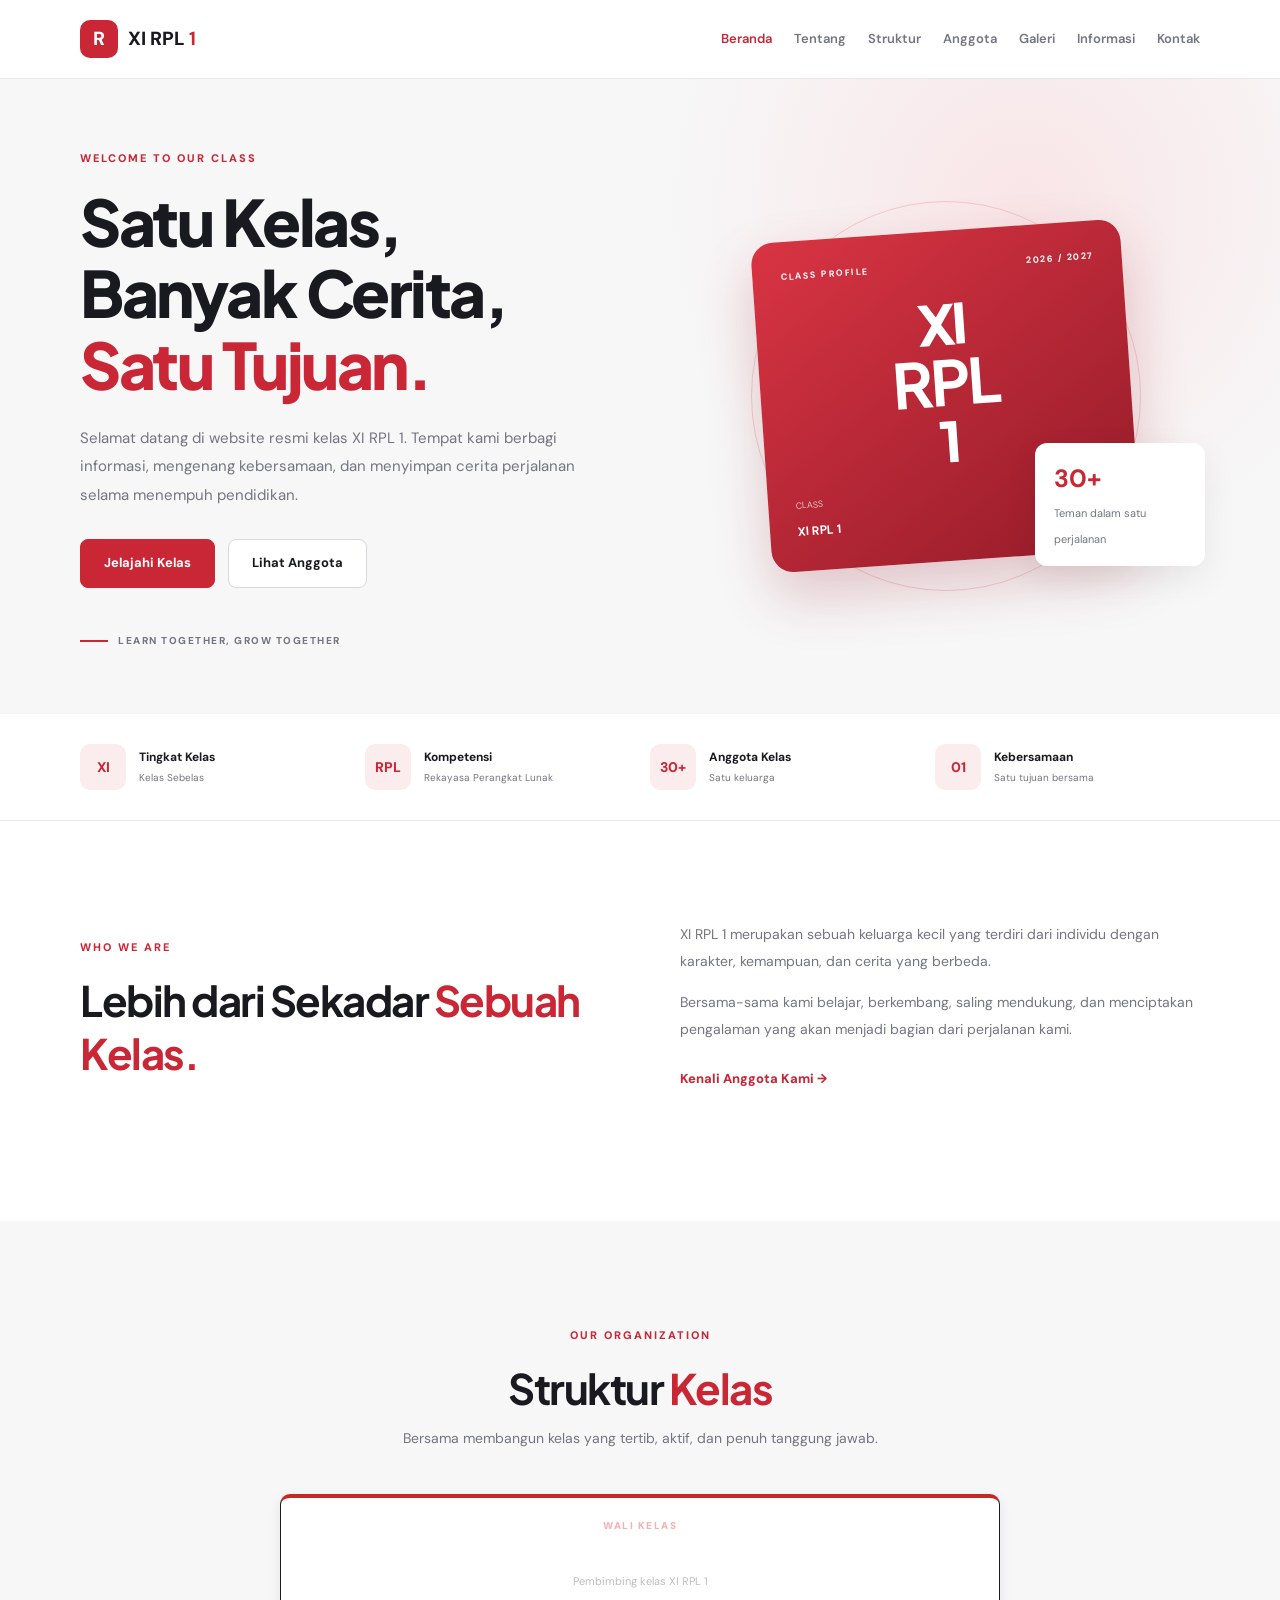
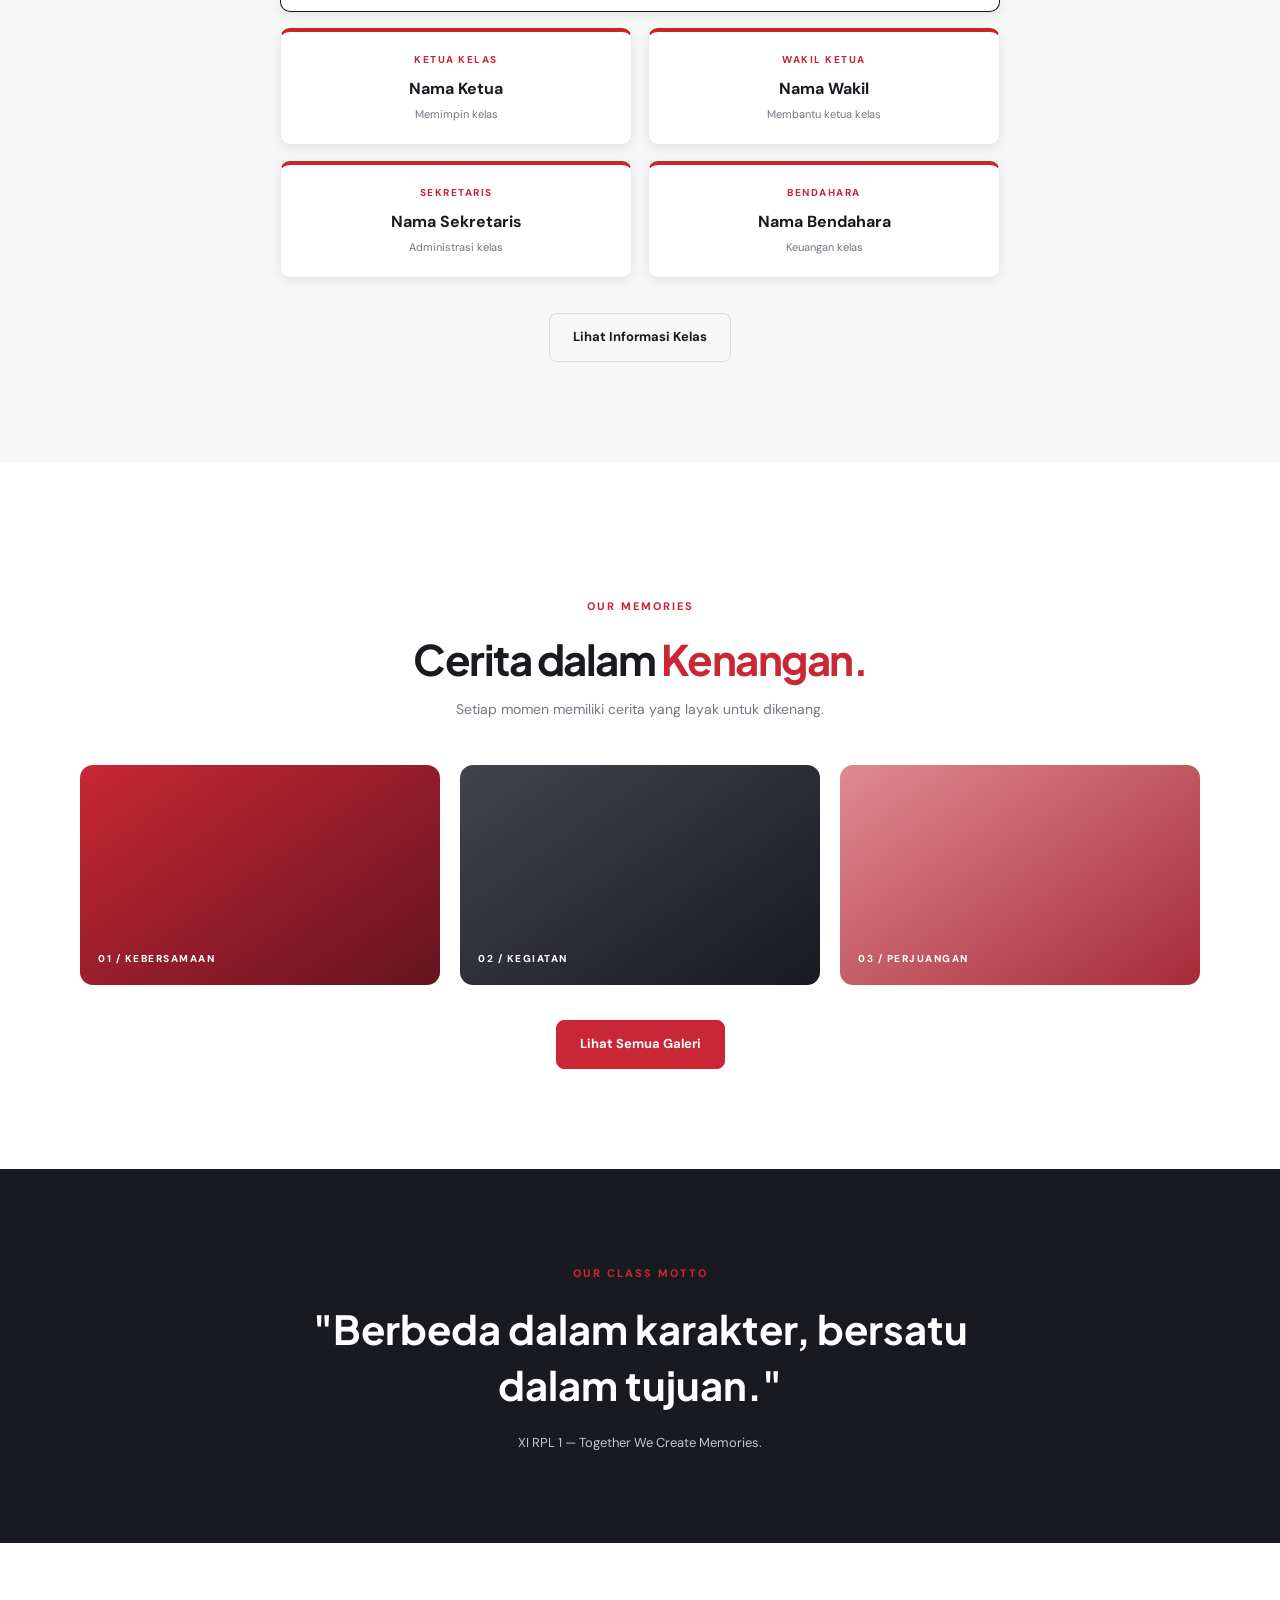
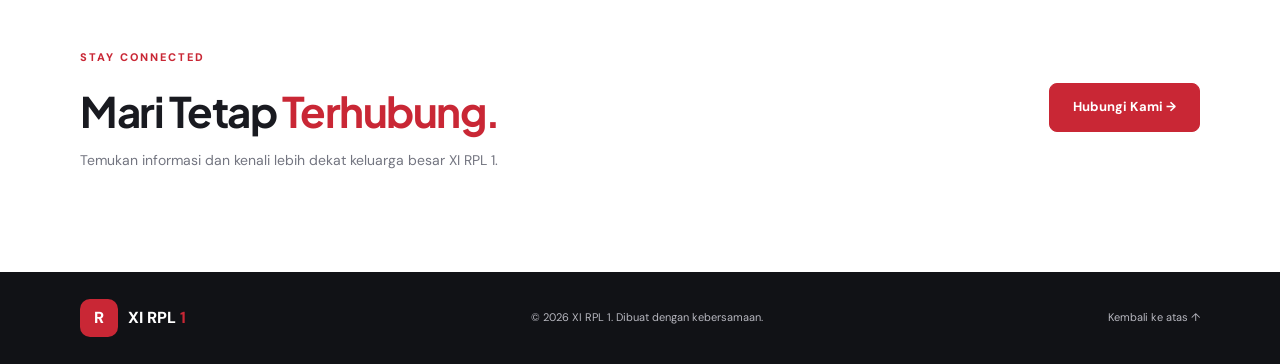
<file: index.html>
<!DOCTYPE html>
<html lang="id">
<head>
    <meta charset="UTF-8">
    <meta name="viewport" content="width=device-width, initial-scale=1.0">
    <title>XI RPL 1 | Website Kelas</title>
    <link rel="stylesheet" href="CSS/Style111.css">
</head>
<body>

    <header class="header">
        <div class="container navbar">
            <a href="index.html" class="logo">
                <span class="logo-icon">R</span>
                <span>XI RPL <b>1</b></span>
            </a>

            <nav class="navigation">
                <a href="#beranda" class="active">Beranda</a>
                <a href="#tentang">Tentang</a>
                <a href="#struktur">Struktur</a>
                <a href="anggota.html">Anggota</a>
                <a href="galeri.html">Galeri</a>
                <a href="informasi.html">Informasi</a>
                <a href="kontak.html">Kontak</a>
            </nav>
        </div>
    </header>

    <main>

        <section class="hero" id="beranda">
            <div class="container hero-content">

                <div class="hero-text">
                    <span class="eyebrow">
                        WELCOME TO OUR CLASS
                    </span>

                    <h1>
                        Satu Kelas,<br>
                        Banyak Cerita,<br>
                        <span>Satu Tujuan.</span>
                    </h1>

                    <p>
                        Selamat datang di website resmi kelas XI RPL 1.
                        Tempat kami berbagi informasi, mengenang
                        kebersamaan, dan menyimpan cerita perjalanan
                        selama menempuh pendidikan.
                    </p>

                    <div class="hero-buttons">
                        <a href="#tentang" class="btn-primary">
                            Jelajahi Kelas
                        </a>

                        <a href="anggota.html" class="btn-outline">
                            Lihat Anggota
                        </a>
                    </div>

                    <div class="hero-caption">
                        <span></span>
                        LEARN TOGETHER, GROW TOGETHER
                    </div>
                </div>

                <div class="hero-visual">
                    <div class="visual-card">
                        <div class="visual-top">
                            <span>CLASS PROFILE</span>
                            <span>2026 / 2027</span>
                        </div>

                        <div class="class-symbol">
                            XI
                            <strong>RPL</strong>
                            1
                        </div>

                        <div class="visual-bottom">
                            <div>
                                <small>CLASS</small>
                                <strong>XI RPL 1</strong>
                            </div>
                            <div>
                                <small>OUR SPIRIT</small>
                                <strong>One Family</strong>
                            </div>
                        </div>
                    </div>

                    <div class="floating-note">
                        <strong>30+</strong>
                        <span>Teman dalam satu perjalanan</span>
                    </div>

                    <div class="decor decor-one"></div>
                    <div class="decor decor-two"></div>
                </div>

            </div>
        </section>

        <section class="quick-info">
            <div class="container info-grid">

                <div class="info-item">
                    <span class="info-number">XI</span>
                    <div>
                        <strong>Tingkat Kelas</strong>
                        <small>Kelas Sebelas</small>
                    </div>
                </div>

                <div class="info-item">
                    <span class="info-number">RPL</span>
                    <div>
                        <strong>Kompetensi</strong>
                        <small>Rekayasa Perangkat Lunak</small>
                    </div>
                </div>

                <div class="info-item">
                    <span class="info-number">30+</span>
                    <div>
                        <strong>Anggota Kelas</strong>
                        <small>Satu keluarga</small>
                    </div>
                </div>

                <div class="info-item">
                    <span class="info-number">01</span>
                    <div>
                        <strong>Kebersamaan</strong>
                        <small>Satu tujuan bersama</small>
                    </div>
                </div>

            </div>
        </section>

        <section class="about section" id="tentang">
            <div class="container about-grid">

                <div class="section-heading">
                    <span class="eyebrow">WHO WE ARE</span>
                    <h2>
                        Lebih dari Sekadar
                        <span>Sebuah Kelas.</span>
                    </h2>
                </div>

                <div class="about-description">
                    <p>
                        XI RPL 1 merupakan sebuah keluarga kecil
                        yang terdiri dari individu dengan karakter,
                        kemampuan, dan cerita yang berbeda.
                    </p>

                    <p>
                        Bersama-sama kami belajar, berkembang,
                        saling mendukung, dan menciptakan pengalaman
                        yang akan menjadi bagian dari perjalanan kami.
                    </p>

                    <a href="anggota.html" class="text-link">
                        Kenali Anggota Kami →
                    </a>
                </div>

            </div>
        </section>

        <section class="structure section" id="struktur">
            <div class="container">

                <div class="section-title">
                    <span class="eyebrow">OUR ORGANIZATION</span>
                    <h2>Struktur <span>Kelas</span></h2>
                    <p>
                        Bersama membangun kelas yang tertib,
                        aktif, dan penuh tanggung jawab.
                    </p>
                </div>

                <div class="structure-list">

                    <div class="structure-card main-card">
                        <span class="position">WALI KELAS</span>
                        <strong>Nama Wali Kelas</strong>
                        <small>Pembimbing kelas XI RPL 1</small>
                    </div>

                    <div class="structure-row">
                        <div class="structure-card">
                            <span class="position">KETUA KELAS</span>
                            <strong>Nama Ketua</strong>
                            <small>Memimpin kelas</small>
                        </div>

                        <div class="structure-card">
                            <span class="position">WAKIL KETUA</span>
                            <strong>Nama Wakil</strong>
                            <small>Membantu ketua kelas</small>
                        </div>
                    </div>

                    <div class="structure-row">
                        <div class="structure-card">
                            <span class="position">SEKRETARIS</span>
                            <strong>Nama Sekretaris</strong>
                            <small>Administrasi kelas</small>
                        </div>

                        <div class="structure-card">
                            <span class="position">BENDAHARA</span>
                            <strong>Nama Bendahara</strong>
                            <small>Keuangan kelas</small>
                        </div>
                    </div>

                </div>

                <div class="center-button">
                    <a href="informasi.html" class="btn-outline dark">
                        Lihat Informasi Kelas
                    </a>
                </div>

            </div>
        </section>

        <section class="gallery-preview section" id="galeri">
            <div class="container">

                <div class="section-title">
                    <span class="eyebrow">OUR MEMORIES</span>
                    <h2>Cerita dalam <span>Kenangan.</span></h2>
                    <p>
                        Setiap momen memiliki cerita
                        yang layak untuk dikenang.
                    </p>
                </div>

                <div class="gallery-grid">
                    <div class="gallery-box gallery-one">
                        <span>01 / KEBERSAMAAN</span>
                    </div>

                    <div class="gallery-box gallery-two">
                        <span>02 / KEGIATAN</span>
                    </div>

                    <div class="gallery-box gallery-three">
                        <span>03 / PERJUANGAN</span>
                    </div>
                </div>

                <div class="center-button">
                    <a href="galeri.html" class="btn-primary">
                        Lihat Semua Galeri
                    </a>
                </div>

            </div>
        </section>

        <section class="quote-section">
            <div class="container quote-content">
                <span class="eyebrow">OUR CLASS MOTTO</span>
                <h2>
                    "Berbeda dalam karakter,
                    bersatu dalam tujuan."
                </h2>
                <p>XI RPL 1 — Together We Create Memories.</p>
            </div>
        </section>

        <section class="contact-preview section" id="kontak">
            <div class="container contact-content">
                <div>
                    <span class="eyebrow">STAY CONNECTED</span>
                    <h2>Mari Tetap <span>Terhubung.</span></h2>
                    <p>
                        Temukan informasi dan kenali lebih dekat
                        keluarga besar XI RPL 1.
                    </p>
                </div>

                <a href="kontak.html" class="btn-primary">
                    Hubungi Kami →
                </a>
            </div>
        </section>

    </main>

    <footer class="footer">
        <div class="container footer-content">
            <a href="index.html" class="logo footer-logo">
                <span class="logo-icon">R</span>
                <span>XI RPL <b>1</b></span>
            </a>

            <p>
                © 2026 XI RPL 1. Dibuat dengan kebersamaan.
            </p>

            <a href="#beranda" class="back-top">Kembali ke atas ↑</a>
        </div>
    </footer>

</body>
</html>
</file>
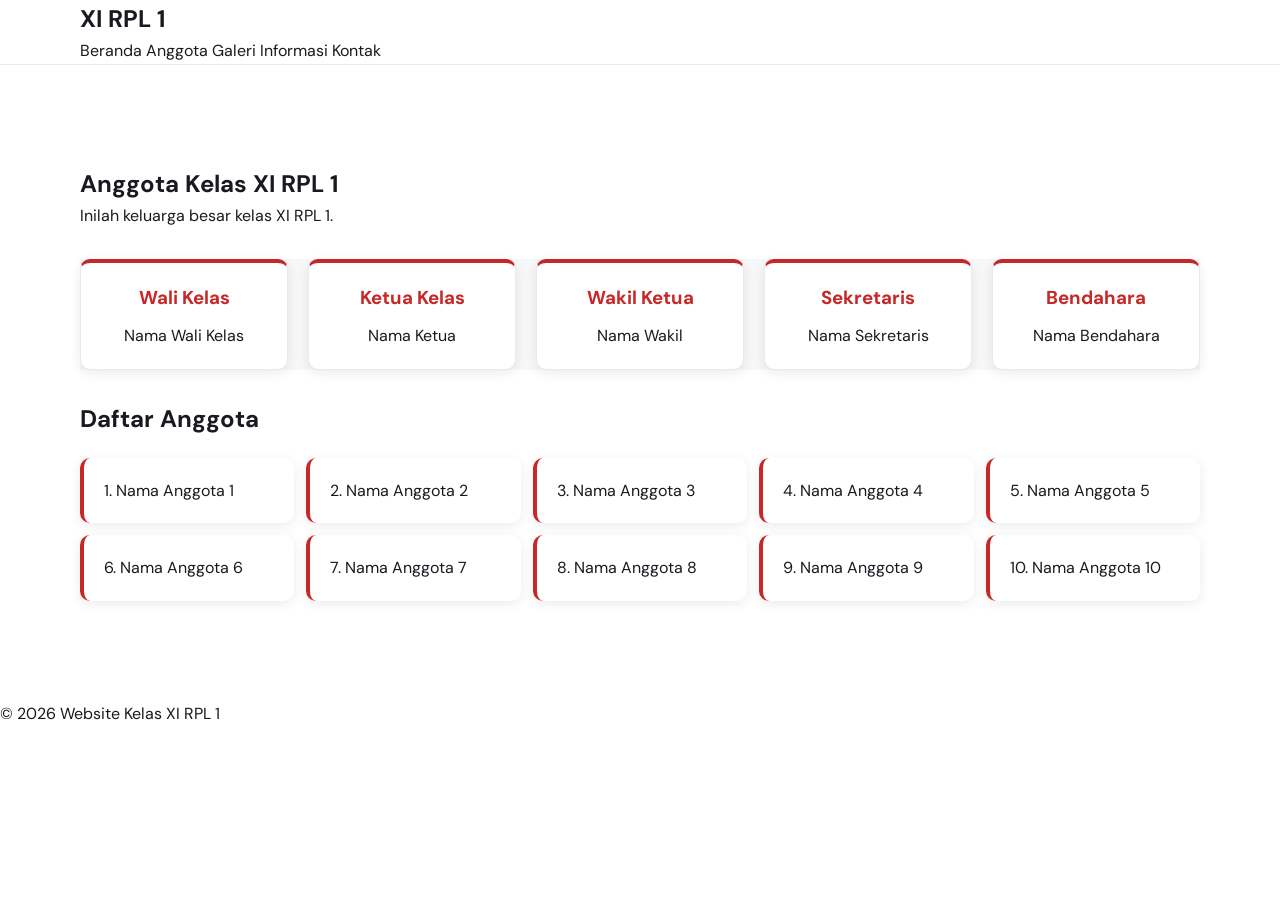
<file: anggota.html>
<!DOCTYPE html>
<html lang="id">
<head>
    <meta charset="UTF-8">
    <meta name="viewport" content="width=device-width, initial-scale=1.0">
    <title>Anggota Kelas XI RPL 1</title>
    <link rel="stylesheet" href="CSS/Style111.css">
</head>
<body>

    <header class="header">
        <div class="container">
            <h2>XI RPL 1</h2>
            <nav>
                <a href="index.html">Beranda</a>
                <a href="anggota.html">Anggota</a>
                <a href="galeri.html">Galeri</a>
                <a href="informasi.html">Informasi</a>
                <a href="kontak.html">Kontak</a>
            </nav>
        </div>
    </header>

    <section class="section">
        <div class="container">
            <h1>Anggota Kelas XI RPL 1</h1>
            <p>Inilah keluarga besar kelas XI RPL 1.</p>

            <div class="structure">
                <div class="structure-card">
                    <h3>Wali Kelas</h3>
                    <p>Nama Wali Kelas</p>
                </div>

                <div class="structure-card">
                    <h3>Ketua Kelas</h3>
                    <p>Nama Ketua</p>
                </div>

                <div class="structure-card">
                    <h3>Wakil Ketua</h3>
                    <p>Nama Wakil</p>
                </div>

                <div class="structure-card">
                    <h3>Sekretaris</h3>
                    <p>Nama Sekretaris</p>
                </div>

                <div class="structure-card">
                    <h3>Bendahara</h3>
                    <p>Nama Bendahara</p>
                </div>
            </div>

            <h2>Daftar Anggota</h2>

            <div class="member-list">
                <div class="member-card">1. Nama Anggota 1</div>
                <div class="member-card">2. Nama Anggota 2</div>
                <div class="member-card">3. Nama Anggota 3</div>
                <div class="member-card">4. Nama Anggota 4</div>
                <div class="member-card">5. Nama Anggota 5</div>
                <div class="member-card">6. Nama Anggota 6</div>
                <div class="member-card">7. Nama Anggota 7</div>
                <div class="member-card">8. Nama Anggota 8</div>
                <div class="member-card">9. Nama Anggota 9</div>
                <div class="member-card">10. Nama Anggota 10</div>
            </div>
        </div>
    </section>

    <footer>
        <p>© 2026 Website Kelas XI RPL 1</p>
    </footer>

</body>
</html>
</file>
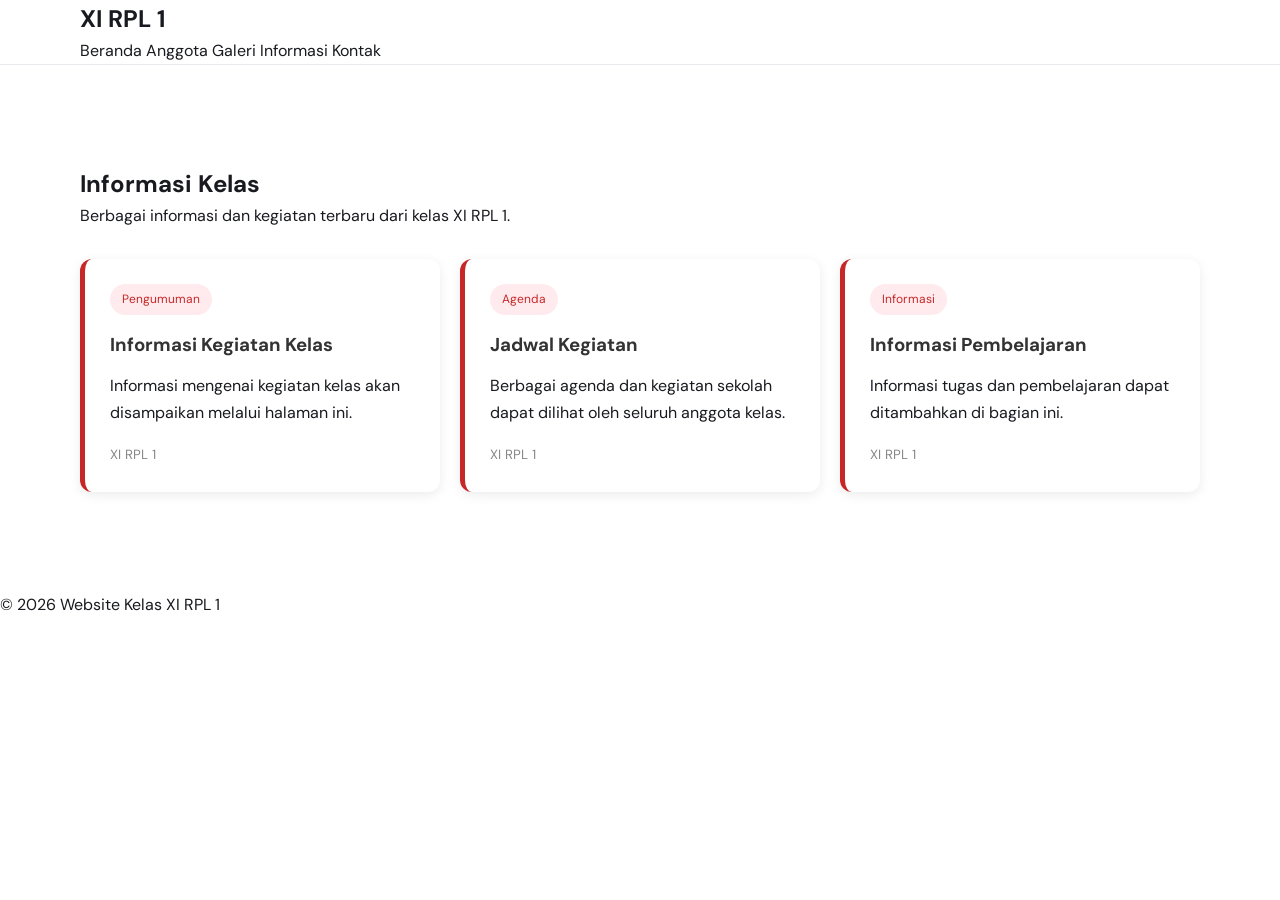
<file: informasi.html>
<!DOCTYPE html>
<html lang="id">
<head>
    <meta charset="UTF-8">
    <meta name="viewport" content="width=device-width, initial-scale=1.0">
    <title>Informasi XI RPL 1</title>
    <link rel="stylesheet" href="CSS/Style111.css">
</head>
<body>

    <header class="header">
        <div class="container">
            <h2>XI RPL 1</h2>
            <nav>
                <a href="index.html">Beranda</a>
                <a href="anggota.html">Anggota</a>
                <a href="galeri.html">Galeri</a>
                <a href="informasi.html">Informasi</a>
                <a href="kontak.html">Kontak</a>
            </nav>
        </div>
    </header>

    <section class="section">
        <div class="container">
            <h1>Informasi Kelas</h1>
            <p>
                Berbagai informasi dan kegiatan
                terbaru dari kelas XI RPL 1.
            </p>

            <div class="information-list">

                <div class="information-card">
                    <span class="info-label">Pengumuman</span>
                    <h3>Informasi Kegiatan Kelas</h3>
                    <p>
                        Informasi mengenai kegiatan
                        kelas akan disampaikan melalui
                        halaman ini.
                    </p>
                    <small>XI RPL 1</small>
                </div>

                <div class="information-card">
                    <span class="info-label">Agenda</span>
                    <h3>Jadwal Kegiatan</h3>
                    <p>
                        Berbagai agenda dan kegiatan
                        sekolah dapat dilihat oleh
                        seluruh anggota kelas.
                    </p>
                    <small>XI RPL 1</small>
                </div>

                <div class="information-card">
                    <span class="info-label">Informasi</span>
                    <h3>Informasi Pembelajaran</h3>
                    <p>
                        Informasi tugas dan pembelajaran
                        dapat ditambahkan di bagian ini.
                    </p>
                    <small>XI RPL 1</small>
                </div>

            </div>
        </div>
    </section>

    <footer>
        <p>© 2026 Website Kelas XI RPL 1</p>
    </footer>

</body>
</html>
</file>
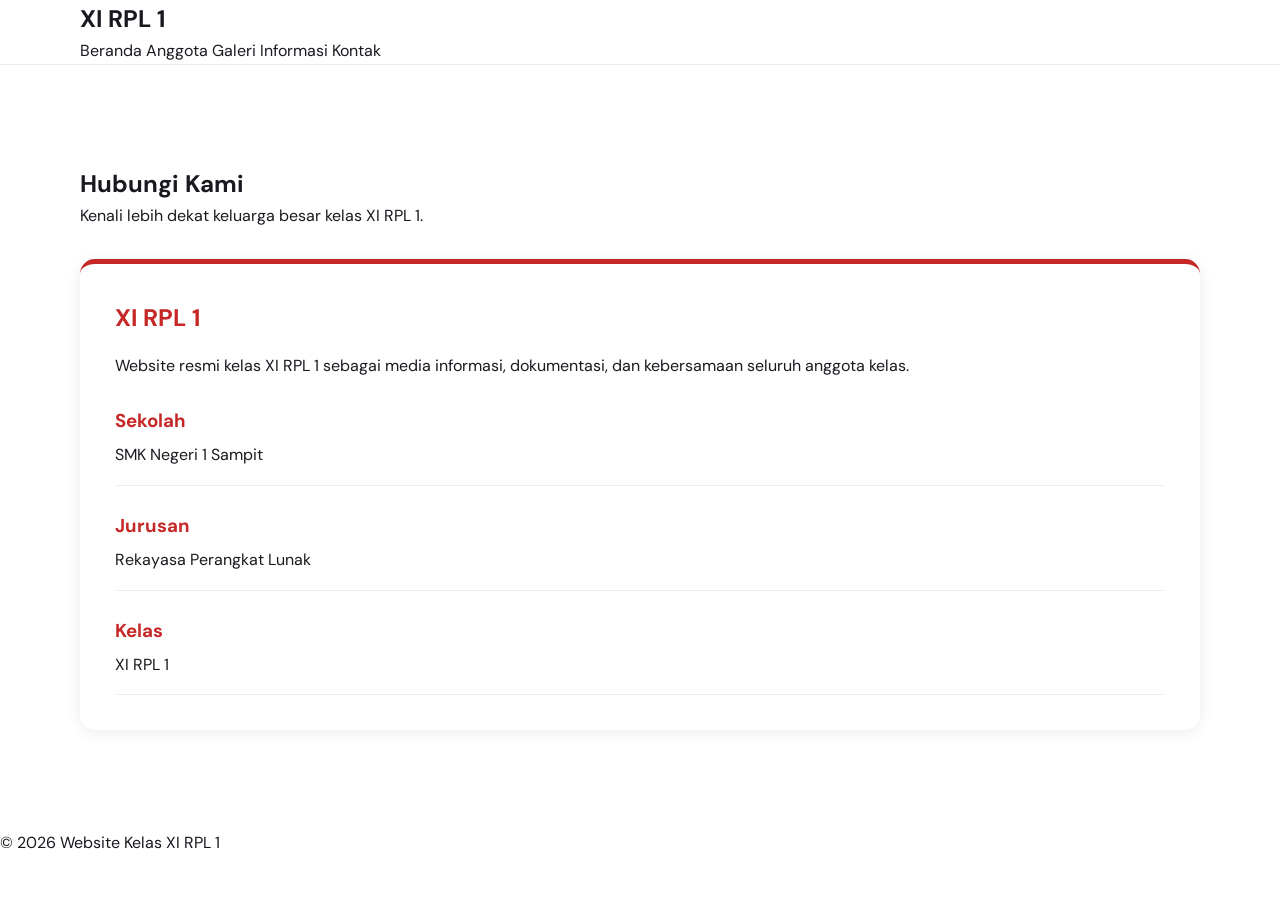
<file: kontak.html>
<!DOCTYPE html>
<html lang="id">
<head>
    <meta charset="UTF-8">
    <meta name="viewport" content="width=device-width, initial-scale=1.0">
    <title>Kontak XI RPL 1</title>
    <link rel="stylesheet" href="CSS/Style111.css">
</head>
<body>

    <header class="header">
        <div class="container">
            <h2>XI RPL 1</h2>
            <nav>
                <a href="index.html">Beranda</a>
                <a href="anggota.html">Anggota</a>
                <a href="galeri.html">Galeri</a>
                <a href="informasi.html">Informasi</a>
                <a href="kontak.html">Kontak</a>
            </nav>
        </div>
    </header>

    <section class="section">
        <div class="container">
            <h1>Hubungi Kami</h1>
            <p>
                Kenali lebih dekat keluarga besar
                kelas XI RPL 1.
            </p>

            <div class="contact-box">
                <div class="contact-info">
                    <h2>XI RPL 1</h2>
                    <p>
                        Website resmi kelas XI RPL 1
                        sebagai media informasi,
                        dokumentasi, dan kebersamaan
                        seluruh anggota kelas.
                    </p>

                    <div class="contact-detail">
                        <h3>Sekolah</h3>
                        <p>SMK Negeri 1 Sampit</p>
                    </div>

                    <div class="contact-detail">
                        <h3>Jurusan</h3>
                        <p>Rekayasa Perangkat Lunak</p>
                    </div>

                    <div class="contact-detail">
                        <h3>Kelas</h3>
                        <p>XI RPL 1</p>
                    </div>
                </div>
            </div>
        </div>
    </section>

    <footer>
        <p>© 2026 Website Kelas XI RPL 1</p>
    </footer>

</body>
</html>
</file>
<file: CSS/Style111.css>
@import url('https://fonts.googleapis.com/css2?family=DM+Sans:wght@400;500;600;700;800&family=Plus+Jakarta+Sans:wght@400;500;600;700;800&display=swap');

:root {
    --red: #c92735;
    --dark-red: #991e2b;
    --dark: #191a20;
    --gray: #737580;
    --light: #f7f7f8;
    --white: #ffffff;
    --border: #e9e9ed;
}

* {
    margin: 0;
    padding: 0;
    box-sizing: border-box;
}

html {
    scroll-behavior: smooth;
}

body {
    font-family: 'DM Sans', sans-serif;
    color: var(--dark);
    background: var(--white);
    line-height: 1.6;
}

a {
    text-decoration: none;
    color: inherit;
}

.container {
    width: min(1120px, 90%);
    margin: auto;
}

.header {
    width: 100%;
    background: var(--white);
    border-bottom: 1px solid var(--border);
    position: sticky;
    top: 0;
    z-index: 10;
}

.navbar {
    min-height: 78px;
    display: flex;
    justify-content: space-between;
    align-items: center;
    gap: 25px;
}

.logo {
    display: flex;
    align-items: center;
    gap: 10px;
    font-size: 19px;
    font-weight: 800;
    white-space: nowrap;
}

.logo-icon {
    width: 38px;
    height: 38px;
    display: grid;
    place-items: center;
    background: var(--red);
    color: white;
    border-radius: 10px;
}

.logo b {
    color: var(--red);
}

.navigation {
    display: flex;
    align-items: center;
    gap: 22px;
}

.navigation a {
    font-size: 13px;
    font-weight: 600;
    color: var(--gray);
    transition: 0.3s;
}

.navigation a:hover,
.navigation a.active {
    color: var(--red);
}

.hero {
    background:
        radial-gradient(circle at 80% 20%, #f9e5e7 0, transparent 32%),
        var(--light);
    overflow: hidden;
}

.hero-content {
    min-height: 570px;
    display: grid;
    grid-template-columns: 1.05fr 0.95fr;
    align-items: center;
    gap: 50px;
    padding-top: 65px;
    padding-bottom: 65px;
}

.eyebrow {
    display: inline-block;
    color: var(--red);
    font-size: 11px;
    font-weight: 800;
    letter-spacing: 2px;
    margin-bottom: 18px;
}

.hero h1 {
    font-family: 'Plus Jakarta Sans', sans-serif;
    font-size: clamp(42px, 5vw, 65px);
    line-height: 1.12;
    letter-spacing: -2.5px;
    font-weight: 800;
}

.hero h1 span,
.section-heading h2 span,
.section-title h2 span,
.contact-content h2 span {
    color: var(--red);
}

.hero-text > p {
    max-width: 510px;
    color: var(--gray);
    font-size: 15px;
    margin-top: 23px;
    line-height: 1.9;
}

.hero-buttons {
    display: flex;
    gap: 13px;
    flex-wrap: wrap;
    margin-top: 30px;
}

.btn-primary,
.btn-outline {
    display: inline-flex;
    justify-content: center;
    align-items: center;
    padding: 13px 23px;
    border-radius: 8px;
    font-size: 13px;
    font-weight: 700;
    transition: 0.3s;
}

.btn-primary {
    background: var(--red);
    color: white;
    border: 1px solid var(--red);
}

.btn-primary:hover {
    background: var(--dark-red);
    transform: translateY(-3px);
}

.btn-outline {
    border: 1px solid #d8d8de;
    color: var(--dark);
    background: white;
}

.btn-outline:hover {
    border-color: var(--red);
    color: var(--red);
}

.hero-caption {
    display: flex;
    align-items: center;
    gap: 10px;
    margin-top: 45px;
    font-size: 10px;
    font-weight: 800;
    letter-spacing: 1.5px;
    color: var(--gray);
}

.hero-caption span {
    width: 28px;
    height: 2px;
    background: var(--red);
}

.hero-visual {
    position: relative;
    display: flex;
    justify-content: center;
    align-items: center;
    min-height: 380px;
}

.visual-card {
    width: min(370px, 85%);
    min-height: 330px;
    background: linear-gradient(145deg, #d93443, #941b29);
    border-radius: 22px;
    padding: 28px;
    color: white;
    display: flex;
    flex-direction: column;
    justify-content: space-between;
    box-shadow: 0 25px 55px rgba(153, 30, 43, 0.23);
    transform: rotate(-4deg);
    position: relative;
    z-index: 2;
}

.visual-top,
.visual-bottom {
    display: flex;
    justify-content: space-between;
    gap: 10px;
}

.visual-top {
    font-size: 9px;
    font-weight: 700;
    letter-spacing: 1.5px;
}

.class-symbol {
    font-family: 'Plus Jakarta Sans', sans-serif;
    font-size: 55px;
    font-weight: 800;
    text-align: center;
    line-height: 1;
    letter-spacing: -3px;
}

.class-symbol strong {
    font-size: 62px;
    display: block;
}

.visual-bottom small {
    display: block;
    opacity: 0.7;
    font-size: 9px;
    margin-bottom: 5px;
}

.visual-bottom strong {
    font-size: 12px;
}

.floating-note {
    position: absolute;
    right: -5px;
    bottom: 20px;
    background: white;
    padding: 16px 19px;
    border-radius: 12px;
    box-shadow: 0 12px 35px #00000012;
    z-index: 3;
    max-width: 170px;
}

.floating-note strong {
    display: block;
    color: var(--red);
    font-size: 25px;
}

.floating-note span {
    font-size: 11px;
    color: var(--gray);
}

.decor {
    position: absolute;
    border: 1px solid #e8a6ac;
    border-radius: 50%;
}

.decor-one {
    width: 320px;
    height: 320px;
}

.decor-two {
    width: 390px;
    height: 390px;
    opacity: 0.5;
}

.quick-info {
    background: var(--white);
    border-bottom: 1px solid var(--border);
}

.info-grid {
    display: grid;
    grid-template-columns: repeat(4, 1fr);
    padding-top: 30px;
    padding-bottom: 30px;
    gap: 20px;
}

.info-item {
    display: flex;
    align-items: center;
    gap: 13px;
}

.info-number {
    min-width: 46px;
    height: 46px;
    display: grid;
    place-items: center;
    background: #fbecee;
    color: var(--red);
    font-weight: 800;
    font-size: 14px;
    border-radius: 10px;
}

.info-item strong,
.info-item small {
    display: block;
}

.info-item strong {
    font-size: 12px;
}

.info-item small {
    color: var(--gray);
    font-size: 10px;
    margin-top: 3px;
}

.section {
    padding: 100px 0;
}

.about-grid {
    display: grid;
    grid-template-columns: 1fr 1fr;
    gap: 80px;
    align-items: center;
}

.section-heading h2,
.section-title h2,
.contact-content h2 {
    font-family: 'Plus Jakarta Sans', sans-serif;
    font-size: clamp(30px, 4vw, 42px);
    line-height: 1.25;
    letter-spacing: -1.5px;
}

.about-description p {
    color: var(--gray);
    font-size: 14px;
    line-height: 1.9;
    margin-bottom: 15px;
}

.text-link {
    display: inline-block;
    color: var(--red);
    font-size: 13px;
    font-weight: 800;
    margin-top: 12px;
}

.structure {
    background: var(--light);
}

.section-title {
    text-align: center;
    margin-bottom: 45px;
}

.section-title p {
    color: var(--gray);
    font-size: 14px;
    margin-top: 12px;
}

.structure-list {
    max-width: 720px;
    margin: auto;
    display: grid;
    gap: 16px;
}

.structure-card {
    padding: 23px;
    border: 1px solid var(--border);
    border-radius: 12px;
    background: white;
    text-align: center;
    transition: 0.3s;
}

.structure-card:hover {
    transform: translateY(-4px);
    border-color: #e7a5ab;
    box-shadow: 0 10px 25px #00000008;
}

.main-card {
    background: var(--dark);
    color: white;
    border-color: var(--dark);
}

.position {
    display: block;
    color: var(--red);
    font-size: 10px;
    font-weight: 800;
    letter-spacing: 1.5px;
    margin-bottom: 8px;
}

.main-card .position {
    color: #ffabb2;
}

.structure-card strong {
    display: block;
    font-size: 16px;
}

.structure-card small {
    display: block;
    color: var(--gray);
    font-size: 11px;
    margin-top: 5px;
}

.main-card small {
    color: #bcbcc5;
}

.structure-row {
    display: grid;
    grid-template-columns: 1fr 1fr;
    gap: 16px;
}

.center-button {
    text-align: center;
    margin-top: 35px;
}

.btn-outline.dark {
    background: transparent;
}

.gallery-grid {
    display: grid;
    grid-template-columns: 1.3fr 1fr 1fr;
    gap: 17px;
}

.gallery-box {
    min-height: 220px;
    padding: 18px;
    border-radius: 13px;
    display: flex;
    align-items: flex-end;
    color: white;
    font-size: 10px;
    font-weight: 800;
    letter-spacing: 1.5px;
    transition: 0.3s;
}

.gallery-box:hover {
    transform: translateY(-5px);
}

.gallery-one {
    background: linear-gradient(145deg, #c92735, #64141f);
}

.gallery-two {
    background: linear-gradient(145deg, #42434c, #191a20);
}

.gallery-three {
    background: linear-gradient(145deg, #df8a8f, #a72b38);
}

.quote-section {
    background: var(--dark);
    color: white;
    padding: 90px 0;
    text-align: center;
}

.quote-content h2 {
    max-width: 750px;
    margin: auto;
    font-family: 'Plus Jakarta Sans', sans-serif;
    font-size: clamp(26px, 4vw, 40px);
    line-height: 1.4;
}

.quote-content p {
    margin-top: 20px;
    color: #c4c4cc;
    font-size: 13px;
}

.contact-content {
    display: flex;
    justify-content: space-between;
    align-items: center;
    gap: 30px;
}

.contact-content p {
    color: var(--gray);
    font-size: 14px;
    margin-top: 12px;
}

.footer {
    background: #111216;
    color: white;
    padding: 27px 0;
}

.footer-content {
    display: flex;
    justify-content: space-between;
    align-items: center;
    gap: 20px;
}

.footer-content p,
.back-top {
    color: #b7b7bf;
    font-size: 11px;
}

.footer-logo {
    font-size: 16px;
}

.back-top:hover {
    color: white;
}

@media (max-width: 900px) {
    .navbar {
        flex-direction: column;
        padding-top: 15px;
        padding-bottom: 15px;
    }

    .navigation {
        justify-content: center;
        flex-wrap: wrap;
        gap: 15px 20px;
    }

    .hero-content {
        gap: 20px;
    }

    .info-grid {
        grid-template-columns: 1fr 1fr;
    }
}

@media (max-width: 650px) {
    .hero-content {
        grid-template-columns: 1fr;
        padding-top: 65px;
    }

    .hero h1 {
        font-size: 43px;
    }

    .hero-visual {
        min-height: 350px;
    }

    .floating-note {
        right: 0;
    }

    .about-grid {
        grid-template-columns: 1fr;
        gap: 25px;
    }

    .section {
        padding: 70px 0;
    }

    .structure-row {
        grid-template-columns: 1fr;
    }

    .gallery-grid {
        grid-template-columns: 1fr;
    }

    .gallery-box {
        min-height: 180px;
    }

    .contact-content {
        flex-direction: column;
        align-items: flex-start;
    }

    .footer-content {
        flex-direction: column;
        align-items: flex-start;
    }

    .info-grid {
        gap: 22px 12px;
    }

    .info-item {
        gap: 9px;
    }

    .info-number {
        min-width: 39px;
        height: 39px;
        font-size: 12px;
    }

    .navigation {
        gap: 12px 15px;
    }

    .navigation a {
        font-size: 11px;
    }
}

.structure {
    display: grid;
    grid-template-columns: repeat(auto-fit, minmax(180px, 1fr));
    gap: 20px;
    margin: 30px 0;
}

.structure-card,
.member-card {
    background: white;
    padding: 20px;
    border-radius: 10px;
    box-shadow: 0 3px 12px rgba(0, 0, 0, 0.08);
}

.structure-card {
    text-align: center;
    border-top: 4px solid #c62828;
}

.structure-card h3 {
    color: #c62828;
    margin-bottom: 10px;
}

.member-list {
    display: grid;
    grid-template-columns: repeat(auto-fit, minmax(200px, 1fr));
    gap: 12px;
    margin-top: 20px;
}

.member-card {
    border-left: 4px solid #c62828;
}

.gallery-grid {
    display: grid;
    grid-template-columns: repeat(auto-fit, minmax(220px, 1fr));
    gap: 20px;
    margin-top: 30px;
}

.gallery-item {
    background: white;
    border-radius: 12px;
    overflow: hidden;
    box-shadow: 0 3px 12px rgba(0, 0, 0, 0.08);
}

.gallery-item img {
    width: 100%;
    height: 200px;
    object-fit: cover;
    display: block;
}

.gallery-item h3 {
    padding: 15px;
    color: #c62828;
}

.information-list {
    display: grid;
    grid-template-columns: repeat(auto-fit, minmax(250px, 1fr));
    gap: 20px;
    margin-top: 30px;
}

.information-card {
    background: white;
    padding: 25px;
    border-radius: 12px;
    border-left: 5px solid #c62828;
    box-shadow: 0 3px 12px rgba(0, 0, 0, 0.08);
}

.info-label {
    display: inline-block;
    background: #ffebee;
    color: #c62828;
    padding: 6px 12px;
    border-radius: 20px;
    font-size: 12px;
    margin-bottom: 15px;
}

.information-card h3 {
    margin-bottom: 12px;
    color: #333;
}

.information-card p {
    line-height: 1.7;
    margin-bottom: 15px;
}

.information-card small {
    color: #888;
}

.contact-box {
    background: white;
    padding: 35px;
    border-radius: 15px;
    margin-top: 30px;
    box-shadow: 0 3px 15px rgba(0, 0, 0, 0.08);
    border-top: 5px solid #c62828;
}

.contact-info h2 {
    color: #c62828;
    margin-bottom: 15px;
}

.contact-info p {
    line-height: 1.8;
}

.contact-detail {
    margin-top: 25px;
    padding-bottom: 15px;
    border-bottom: 1px solid #eee;
}

.contact-detail h3 {
    color: #c62828;
    margin-bottom: 5px;
}
</file>
